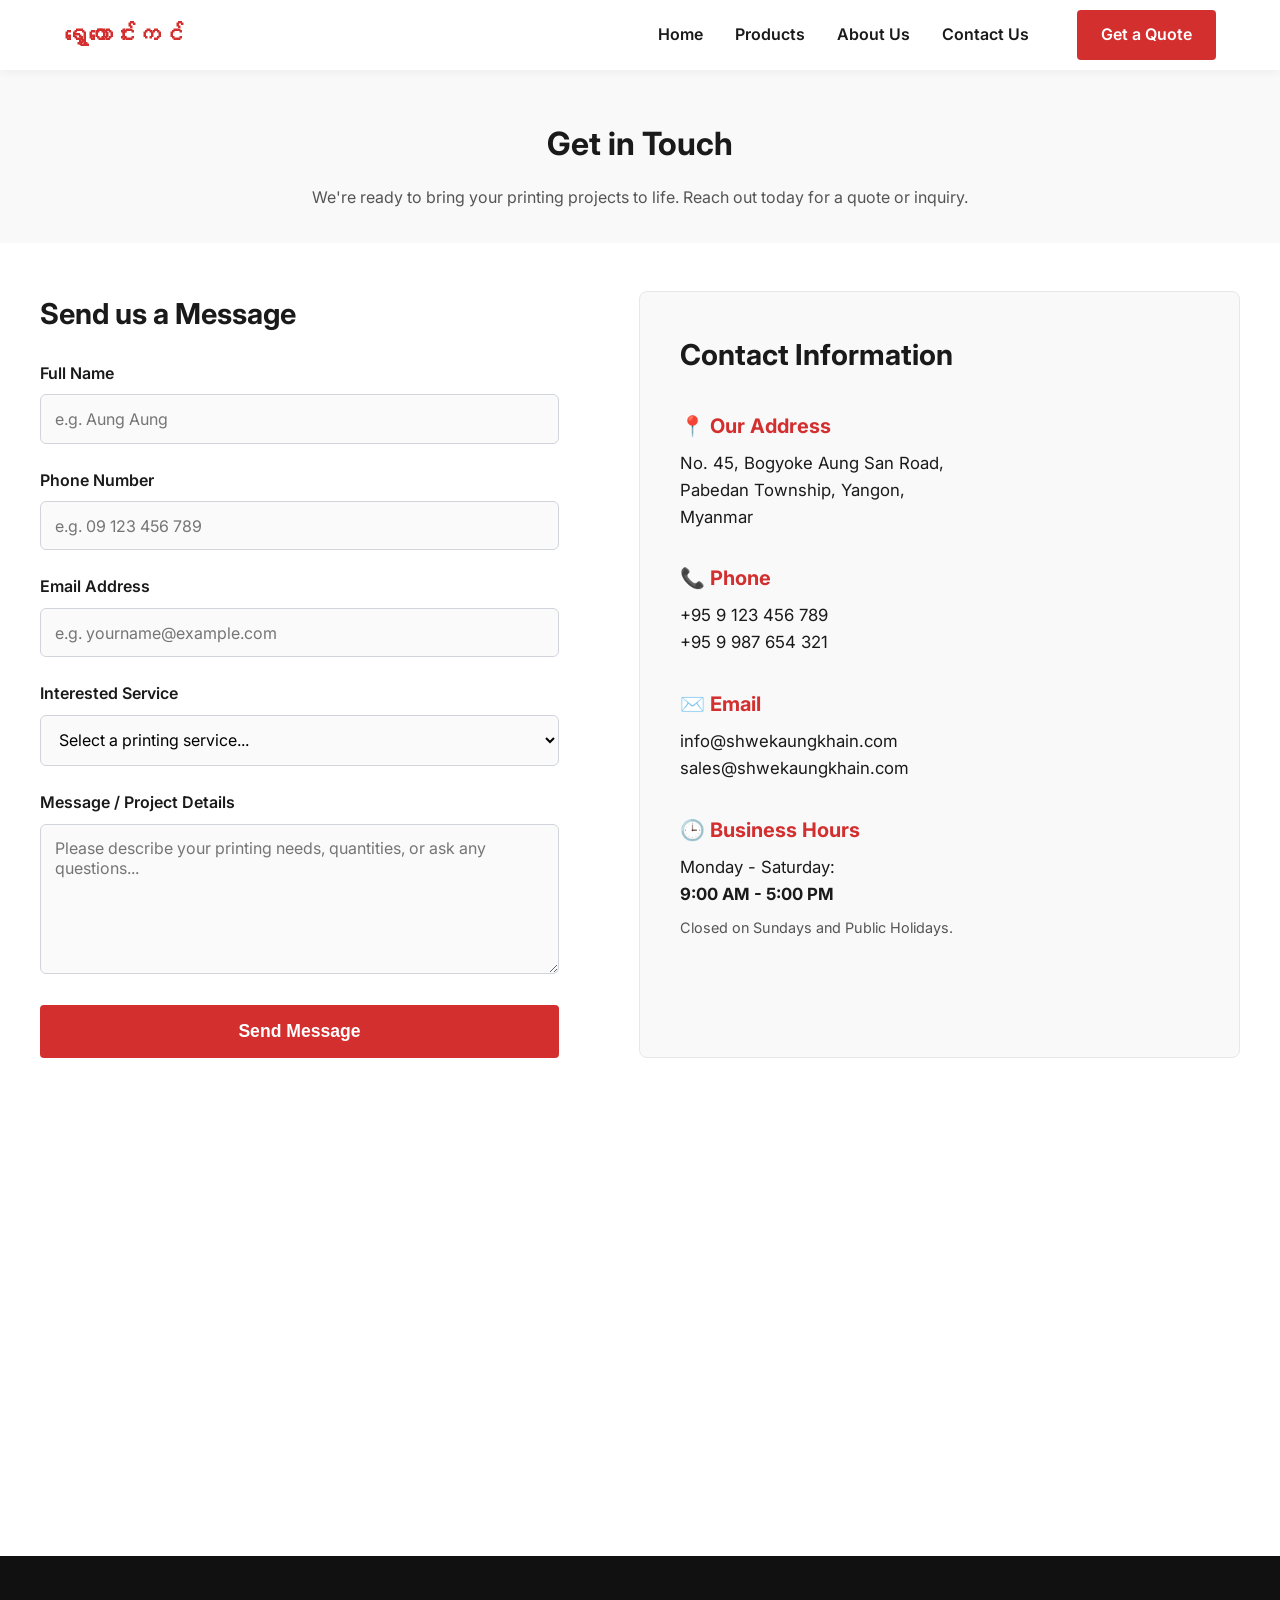
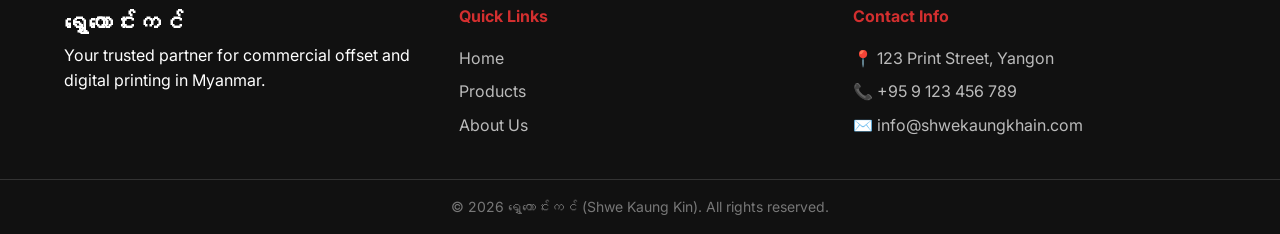
<file: contact.html>
<!DOCTYPE html>
<html lang="en">
<head>
    <meta charset="UTF-8">
    <meta name="viewport" content="width=device-width, initial-scale=1.0">
    <title>Contact Us | ရွှေကောင်းကင် - Shwe Kaung Khain</title>
    <link href="https://fonts.googleapis.com/css2?family=Inter:wght@300;400;600;700&display=swap" rel="stylesheet">
    <link rel="stylesheet" href="style.css">
    <style>
        /* Specific Styles for Contact Page */
        .page-header {
            background-color: var(--bg-alt);
            padding: 3rem 0 2rem;
            text-align: center;
        }

        /* Layout Container */
        .contact-container {
            display: flex;
            flex-direction: column;
            gap: 3rem;
        }

        .contact-form-section, .contact-info-section {
            flex: 1;
        }

        /* Form Styling */
        .contact-form .form-group {
            margin-bottom: 1.5rem;
        }

        .contact-form label {
            display: block;
            font-weight: 600;
            margin-bottom: 0.5rem;
            color: var(--text-dark);
        }

        .contact-form input,
        .contact-form select,
        .contact-form textarea {
            width: 100%;
            padding: 0.85rem;
            border: 1px solid #D1D5DB;
            border-radius: 6px;
            font-family: var(--font-primary);
            font-size: 1rem;
            background-color: #FAFAFA;
            transition: border-color 0.3s ease;
        }

        .contact-form input:focus,
        .contact-form select:focus,
        .contact-form textarea:focus {
            outline: none;
            border-color: var(--cta-red);
            background-color: #FFFFFF;
        }

        .contact-form textarea {
            resize: vertical;
            min-height: 150px;
        }

        /* Info Styling */
        .contact-info-section {
            background-color: var(--bg-alt);
            padding: 2.5rem;
            border-radius: 8px;
            border: 1px solid #E5E7EB;
        }

        .info-block {
            margin-bottom: 2rem;
        }

        .info-block h3 {
            font-size: 1.25rem;
            color: var(--cta-red);
            margin-bottom: 0.5rem;
        }

        .info-block p, .info-block a {
            font-size: 1.05rem;
            color: var(--text-dark);
            line-height: 1.6;
        }

        .info-block a:hover {
            text-decoration: underline;
            color: var(--cta-red);
        }

        /* Map Section */
        .map-section {
            width: 100%;
            height: 450px;
            line-height: 0; /* Removes bottom gap under iframe */
        }

        .map-section iframe {
            width: 100%;
            height: 100%;
            border: 0;
        }

        /* Desktop Layout Override */
        @media (min-width: 1024px) {
            .contact-container {
                flex-direction: row;
                gap: 5rem;
            }
        }
    </style>
</head>
<body>

    <header class="header">
        <div class="container nav-container">
            <a href="index.html" class="logo">ရွှေကောင်းကင်</a>
            
            <button class="hamburger" aria-label="Toggle navigation">
                <span class="bar"></span>
                <span class="bar"></span>
                <span class="bar"></span>
            </button>

            <nav class="nav-links">
                <a href="index.html">Home</a>
                <a href="products.html">Products</a>
                <a href="about.html">About Us</a>
                <a href="contact.html" class="active">Contact Us</a>
                <a href="contact.html" class="btn btn-primary nav-cta">Get a Quote</a>
            </nav>
        </div>
    </header>

    <div class="page-header">
        <div class="container">
            <h1 class="section-title" style="margin-bottom: 0;">Get in Touch</h1>
            <p style="margin-top: 1rem; color: var(--text-light);">We're ready to bring your printing projects to life. Reach out today for a quote or inquiry.</p>
        </div>
    </div>

    <main class="contact-container container section-padding">
        
        <div class="contact-form-section">
            <h2 style="margin-bottom: 1.5rem; font-size: 1.8rem;">Send us a Message</h2>
            <form class="contact-form" action="#" method="POST">
                <div class="form-group">
                    <label for="fullName">Full Name</label>
                    <input type="text" id="fullName" name="fullName" placeholder="e.g. Aung Aung" required>
                </div>
                
                <div class="form-group">
                    <label for="phone">Phone Number</label>
                    <input type="tel" id="phone" name="phone" placeholder="e.g. 09 123 456 789" required>
                </div>

                <div class="form-group">
                    <label for="email">Email Address</label>
                    <input type="email" id="email" name="email" placeholder="e.g. yourname@example.com">
                </div>

                <div class="form-group">
                    <label for="service">Interested Service</label>
                    <select id="service" name="service" required>
                        <option value="" disabled selected>Select a printing service...</option>
                        <option value="offset">Offset Printing (High Volume)</option>
                        <option value="digital">Digital Printing (Fast/Large Format)</option>
                        <option value="both">Both / Unsure</option>
                    </select>
                </div>

                <div class="form-group">
                    <label for="message">Message / Project Details</label>
                    <textarea id="message" name="message" placeholder="Please describe your printing needs, quantities, or ask any questions..." required></textarea>
                </div>

                <button type="submit" class="btn btn-primary" style="width: 100%; font-size: 1.1rem; padding: 1rem;">Send Message</button>
            </form>
        </div>

        <div class="contact-info-section">
            <h2 style="margin-bottom: 2rem; font-size: 1.8rem;">Contact Information</h2>
            
            <div class="info-block">
                <h3>📍 Our Address</h3>
                <p>No. 45, Bogyoke Aung San Road,<br>
                Pabedan Township, Yangon,<br>
                Myanmar</p>
            </div>

            <div class="info-block">
                <h3>📞 Phone</h3>
                <p><a href="tel:+959123456789">+95 9 123 456 789</a></p>
                <p><a href="tel:+959987654321">+95 9 987 654 321</a></p>
            </div>

            <div class="info-block">
                <h3>✉️ Email</h3>
                <p><a href="mailto:info@shwekaungkhain.com">info@shwekaungkhain.com</a></p>
                <p><a href="mailto:sales@shwekaungkhain.com">sales@shwekaungkhain.com</a></p>
            </div>

            <div class="info-block">
                <h3>🕒 Business Hours</h3>
                <p>Monday - Saturday:<br>
                <strong>9:00 AM - 5:00 PM</strong></p>
                <p style="color: var(--text-light); font-size: 0.9rem; margin-top: 0.5rem;">Closed on Sundays and Public Holidays.</p>
            </div>
        </div>

    </main>

    <div class="map-section">
        <iframe src="https://www.google.com/maps/embed?pb=!1m18!1m12!1m3!1d15279.162791443658!2d96.1466037!3d16.7725906!2m3!1f0!2f0!3f0!3m2!1i1024!2i768!4f13.1!3m3!1m2!1s0x30c1ec89cc64761b%3A0xc6e4a64d1c5e6fbc!2sSule%20Pagoda!5e0!3m2!1sen!2smm!4v1700000000000!5m2!1sen!2smm" allowfullscreen="" loading="lazy" referrerpolicy="no-referrer-when-downgrade"></iframe>
    </div>

    <footer class="footer">
        <div class="container footer-container">
            <div class="footer-col">
                <a href="index.html" class="logo footer-logo">ရွှေကောင်းကင်</a>
                <p>Your trusted partner for commercial offset and digital printing in Myanmar.</p>
            </div>
            <div class="footer-col">
                <h4>Quick Links</h4>
                <ul>
                    <li><a href="index.html">Home</a></li>
                    <li><a href="products.html">Products</a></li>
                    <li><a href="about.html">About Us</a></li>
                </ul>
            </div>
            <div class="footer-col">
                <h4>Contact Info</h4>
                <ul>
                    <li>📍 123 Print Street, Yangon</li>
                    <li>📞 +95 9 123 456 789</li>
                    <li>✉️ info@shwekaungkhain.com</li>
                </ul>
            </div>
        </div>
        <div class="footer-bottom">
            <p>&copy; 2026 ရွှေကောင်းကင် (Shwe Kaung Kin). All rights reserved.</p>
        </div>
    </footer>

    <script src="main.js"></script>
</body>
</html>
</file>
<file: style.css>
/* =========================================
   CSS Variables & Theming
   ========================================= */
:root {
    /* Colors */
    --bg-main: #FFFFFF;
    --bg-alt: #F9F9F9;
    --text-dark: #1A1A1A;
    --text-light: #555555;
    --cta-red: #D32F2F; /* Bold Red */
    --cta-red-hover: #B71C1C;
    
    /* CMYK Accents */
    --cmyk-c: rgba(0, 255, 255, 0.4); /* Cyan */
    --cmyk-m: rgba(255, 0, 255, 0.4); /* Magenta */
    --cmyk-y: rgba(255, 255, 0, 0.4); /* Yellow */
    
    /* Typography */
    --font-primary: 'Inter', 'Pyidaungsu', 'Padauk', sans-serif;
    
    /* Spacing & Layout */
    --container-padding: 1.5rem;
    --section-padding: 3rem 0;
}

/* =========================================
   Reset & Base Styles (Mobile First)
   ========================================= */
* {
    margin: 0;
    padding: 0;
    box-sizing: border-box;
}

body {
    font-family: var(--font-primary);
    background-color: var(--bg-main);
    color: var(--text-dark);
    line-height: 1.6;
    overflow-x: hidden;
}

a {
    text-decoration: none;
    color: inherit;
    transition: color 0.3s ease;
}

ul {
    list-style: none;
}

img {
    max-width: 100%;
    height: auto;
    display: block;
}

.container {
    width: 100%;
    max-width: 1200px;
    margin: 0 auto;
    padding: 0 var(--container-padding);
}

.section-padding {
    padding: var(--section-padding);
}

.bg-alt {
    background-color: var(--bg-alt);
}

.section-title {
    font-size: 2rem;
    font-weight: 700;
    margin-bottom: 2rem;
    text-align: center;
}

/* =========================================
   Buttons & Tags
   ========================================= */
.btn {
    display: inline-block;
    padding: 0.75rem 1.5rem;
    font-weight: 600;
    border-radius: 4px;
    cursor: pointer;
    transition: all 0.3s ease;
    border: none;
    text-align: center;
}

.btn-primary {
    background-color: var(--cta-red);
    color: #FFFFFF;
}

.btn-primary:hover {
    background-color: var(--cta-red-hover);
}

.tag {
    font-size: 0.75rem;
    padding: 0.25rem 0.5rem;
    border-radius: 3px;
    font-weight: 600;
}

.tag-offset { background-color: #E3F2FD; color: #1976D2; }
.tag-digital { background-color: #F3E5F5; color: #7B1FA2; }

/* Subtle CMYK Hover Effect */
.hover-cmyk {
    transition: transform 0.3s ease, box-shadow 0.3s ease;
    border: 1px solid #E0E0E0;
    border-radius: 8px;
    overflow: hidden;
    background: #FFFFFF;
}

.hover-cmyk:hover {
    transform: translateY(-5px);
    box-shadow: -3px 3px 0 var(--cmyk-c), 
                 3px -3px 0 var(--cmyk-m);
}

/* =========================================
   Header & Navigation
   ========================================= */
.header {
    background-color: var(--bg-main);
    box-shadow: 0 2px 10px rgba(0,0,0,0.05);
    position: sticky;
    top: 0;
    z-index: 1000;
}

.nav-container {
    display: flex;
    justify-content: space-between;
    align-items: center;
    height: 70px;
}

.logo {
    font-size: 1.5rem;
    font-weight: 700;
    color: var(--cta-red);
}

/* Mobile Hamburger Menu */
.hamburger {
    display: flex;
    flex-direction: column;
    gap: 5px;
    background: none;
    border: none;
    cursor: pointer;
    z-index: 1001; /* Keep above overlay */
}

.hamburger .bar {
    width: 25px;
    height: 3px;
    background-color: var(--text-dark);
    transition: 0.3s ease;
}

/* Mobile Nav Overlay */
.nav-links {
    position: fixed;
    top: 0;
    right: -100%;
    width: 100%;
    height: 100vh;
    background-color: var(--bg-main);
    display: flex;
    flex-direction: column;
    align-items: center;
    justify-content: center;
    gap: 2rem;
    transition: 0.4s ease-in-out;
    z-index: 1000;
}

.nav-links.active {
    right: 0;
}

.nav-links a {
    font-size: 1.25rem;
    font-weight: 600;
}

/* =========================================
   Home Page Layouts (Mobile)
   ========================================= */
/* Hero */
.hero {
    padding: 3rem 0;
}
.hero-container {
    display: flex;
    flex-direction: column;
    gap: 2rem;
    text-align: center;
}
.hero h1 { font-size: 2.2rem; margin-bottom: 1rem; line-height: 1.2; }
.hero p { color: var(--text-light); margin-bottom: 1.5rem; }

/* Services Grid */
.services-grid {
    display: grid;
    grid-template-columns: 1fr;
    gap: 1.5rem;
}
.service-card {
    padding: 2rem;
    text-align: center;
}

/* Product Grid (Mobile: 2 columns as requested) */
.product-grid {
    display: grid;
    grid-template-columns: repeat(2, 1fr);
    gap: 1rem;
}
.product-card img {
    width: 100%;
    aspect-ratio: 1/1;
    object-fit: cover;
}
.product-info {
    padding: 1rem;
}
.product-info h4 {
    font-size: 0.9rem;
    margin-bottom: 0.5rem;
}

/* Footer (Mobile) */
.footer {
    background-color: #111;
    color: #fff;
    padding: 3rem 0 1rem;
}
.footer-container {
    display: flex;
    flex-direction: column;
    gap: 2rem;
}
.footer-logo { color: #fff; }
.footer-col h4 { margin-bottom: 1rem; color: var(--cta-red); }
.footer-col ul li { margin-bottom: 0.5rem; color: #bbb; }
.footer-bottom { text-align: center; margin-top: 2rem; padding-top: 1rem; border-top: 1px solid #333; font-size: 0.875rem; color: #777;}

/* =========================================
   Media Queries: Tablet (768px & up)
   ========================================= */
@media (min-width: 768px) {
    /* Layouts */
    .services-grid { grid-template-columns: repeat(2, 1fr); }
    .product-grid { grid-template-columns: repeat(3, 1fr); gap: 1.5rem; }
    
    /* Footer */
    .footer-container { flex-direction: row; flex-wrap: wrap; justify-content: space-between; }
    .footer-col { flex: 1; min-width: 250px; }
}

/* =========================================
   Media Queries: Desktop (1024px & up)
   ========================================= */
@media (min-width: 1024px) {
    /* Nav & Header */
    .hamburger { display: none; }
    .nav-links {
        position: static;
        flex-direction: row;
        height: auto;
        width: auto;
        gap: 2rem;
        background: transparent;
    }
    .nav-links a { font-size: 1rem; }
    .nav-links a:hover { color: var(--cta-red); }
    .nav-cta { margin-left: 1rem; }

    /* Hero */
    .hero { padding: 5rem 0; }
    .hero-container {
        flex-direction: row;
        align-items: center;
        text-align: left;
    }
    .hero-content { flex: 1; padding-right: 2rem; }
    .hero-image { flex: 1; }
    
    /* Product Grid */
    .product-grid { grid-template-columns: repeat(4, 1fr); gap: 2rem; }
}
</file>
